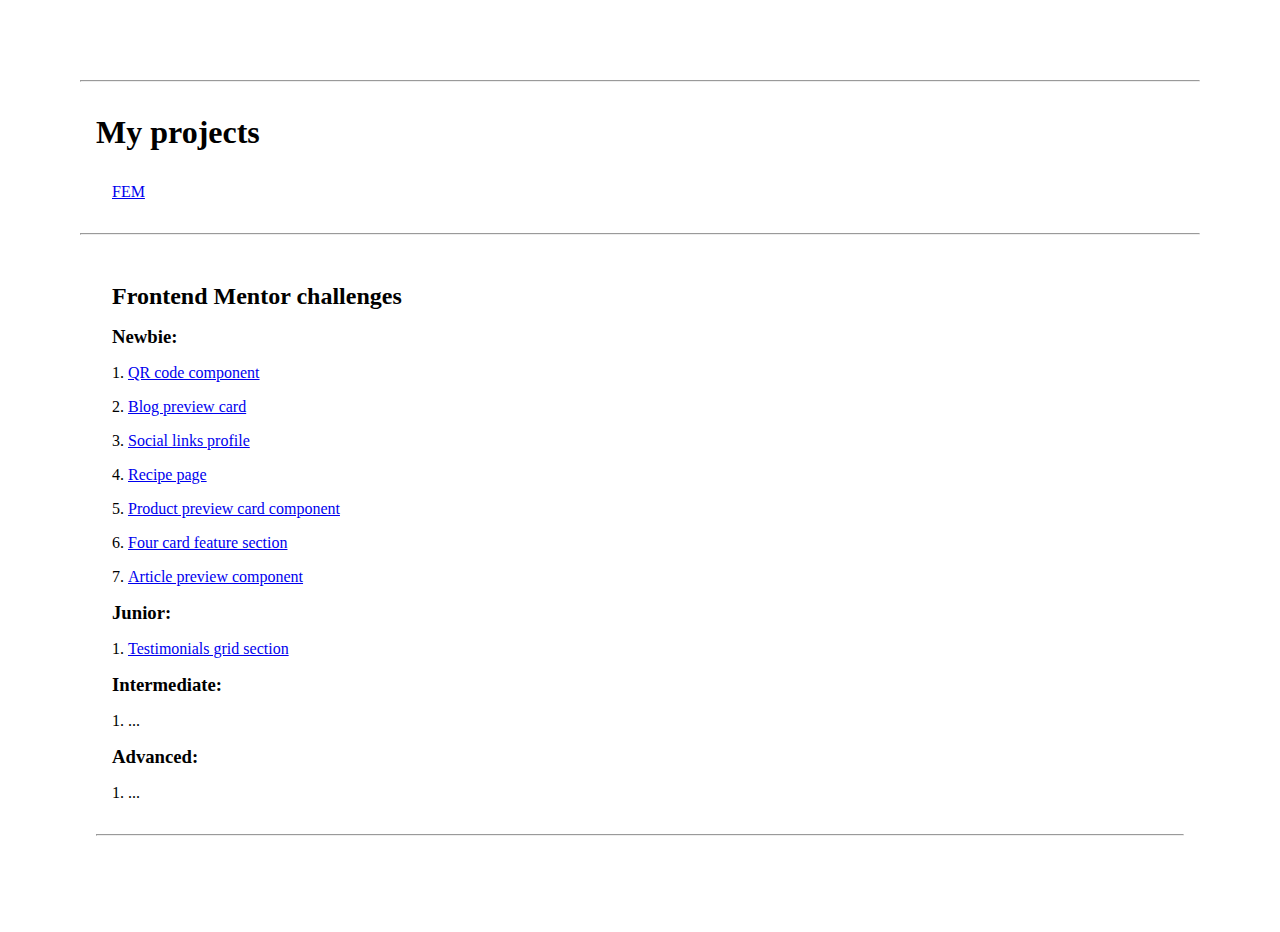
<file: index.html>
<!DOCTYPE html>
<html lang="en">
  <head>
    <meta charset="UTF-8" />
    <meta name="viewport" content="width=device-width, initial-scale=1.0" />
    <title>helenhapp</title>
    <link rel="stylesheet" href="styles.css" />
  </head>

  <body>
    <hr />

    <header>
      <h1>My projects</h1>
      <nav>
        <a href="#frontend-mentor">FEM</a>
      </nav>
    </header>

    <hr />

    <main>
      <section id="frontend-mentor">
        <h2>Frontend Mentor challenges</h2>
        <h3>Newbie:</h3>
        <ol>
          <li>
            <a href="frontend-mentor/newbie/qr-code-component-main/index.html"
              >QR code component</a
            >
          </li>
          <li>
            <a href="frontend-mentor/newbie/blog-preview-card-main/index.html"
              >Blog preview card</a
            >
          </li>
          <li>
            <a
              href="frontend-mentor/newbie/social-links-profile-main/index.html"
              >Social links profile</a
            >
          </li>
          <li>
            <a href="frontend-mentor/newbie/recipe-page-main/index.html"
              >Recipe page</a
            >
          </li>
          <li>
            <a
              href="frontend-mentor/newbie/product-preview-card-component-main/index.html"
              >Product preview card component</a
            >
          </li>
          <li>
            <a
              href="frontend-mentor/newbie/four-card-feature-section-master/index.html"
              >Four card feature section</a
            >
          </li>
          <li>
            <a
              href="frontend-mentor\newbie\article-preview-component-master\index.html"
              >Article preview component</a
            >
          </li>
        </ol>

        <h3>Junior:</h3>
        <ol>
          <li>
            <a
              href="frontend-mentor/junior/testimonials-grid-section-main/index.html"
              >Testimonials grid section</a
            >
          </li>
        </ol>

        <h3>Intermediate:</h3>
        <ol>
          <li>...</li>
        </ol>

        <h3>Advanced:</h3>
        <ol>
          <li>...</li>
        </ol>
      </section>

      <hr />
    </main>
  </body>
</html>
</file>
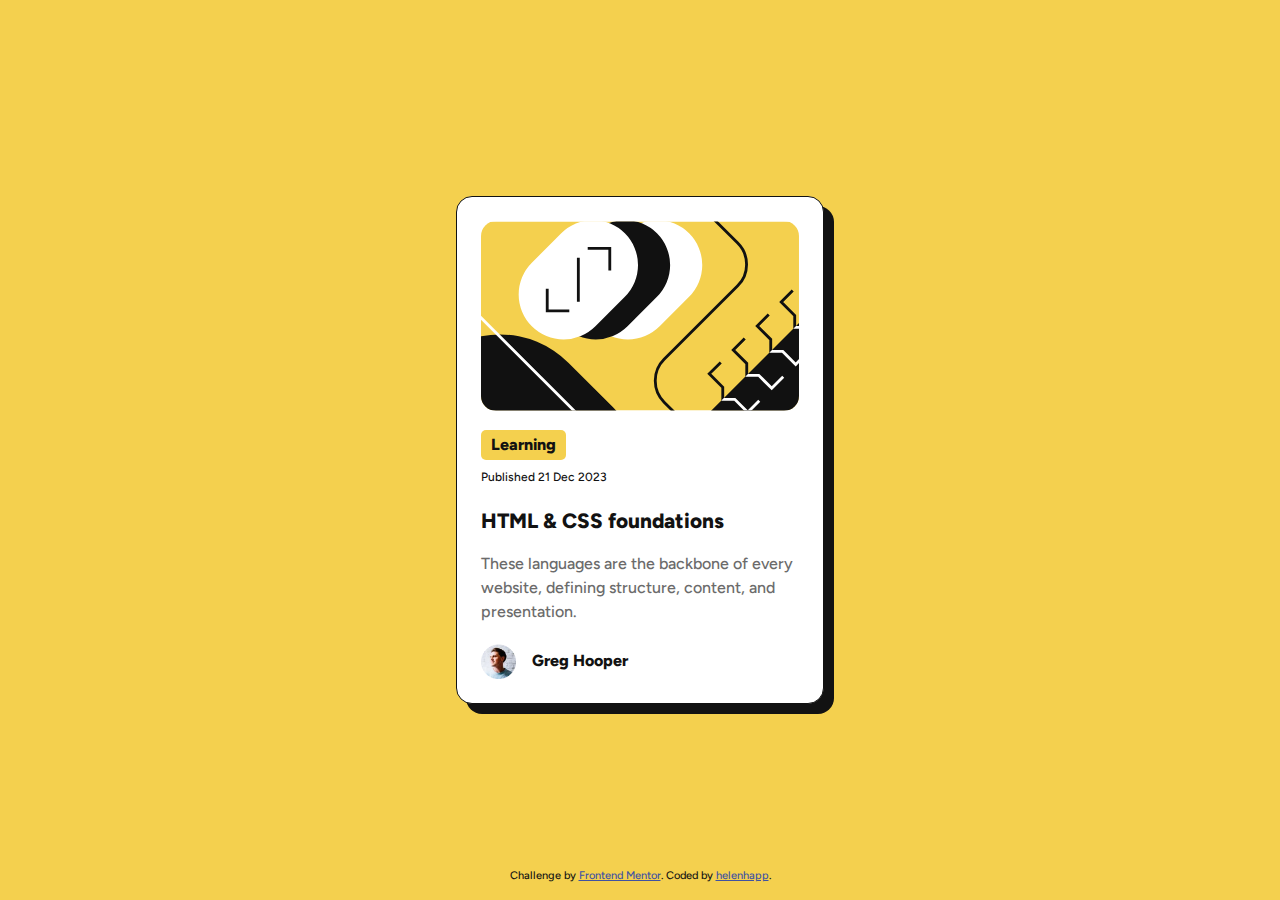
<file: blog-preview-card-main/index.html>
<!DOCTYPE html>
<html lang="en">
  <head>
    <meta charset="UTF-8" />
    <meta name="viewport" content="width=device-width, initial-scale=1.0" />

    <link
      rel="icon"
      type="image/png"
      sizes="32x32"
      href="./assets/images/favicon-32x32.png"
    />

    <title>Frontend Mentor | Blog preview card</title>
    <link rel="stylesheet" href="styles.css" />
  </head>

  <body>
    <main>
      <section class="card">
        <div class="illustration">
          <img src="assets/images/illustration-article.svg" alt="" />
        </div>

        <div class="info">
          <p class="category">Learning</p>
          <p class="published">Published 21 Dec 2023</p>
        </div>

        <div class="text">
          <a href="#">
            <h1>HTML & CSS foundations</h1>
          </a>
          <p>
            These languages are the backbone of every website, defining
            structure, content, and presentation.
          </p>
        </div>

        <div class="avatar-name">
          <img src="assets/images/image-avatar.webp" alt="" />
          <p>Greg Hooper</p>
        </div>
      </section>
    </main>

    <footer class="attribution">
      Challenge by
      <a href="https://www.frontendmentor.io?ref=challenge" target="_blank"
        >Frontend Mentor</a
      >. Coded by
      <a href="https://www.frontendmentor.io/profile/helenhapp">helenhapp</a>.
    </footer>
  </body>
</html>
</file>
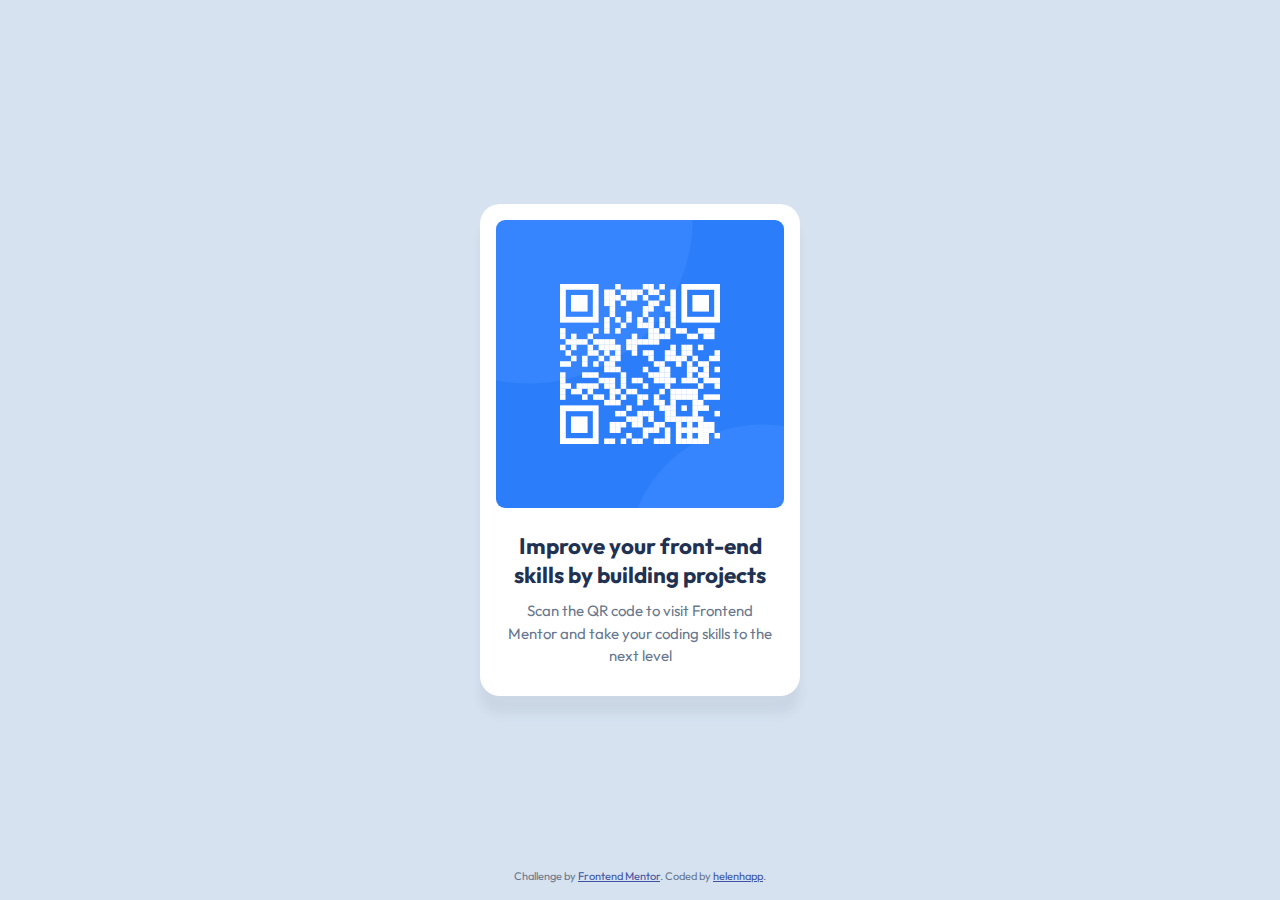
<file: qr-code-component-main/index.html>
<!DOCTYPE html>
<html lang="en">
  <head>
    <meta charset="UTF-8" />
    <meta name="viewport" content="width=device-width, initial-scale=1.0" />
    <link
      rel="icon"
      type="image/png"
      sizes="32x32"
      href="./images/favicon-32x32.png"
    />
    <title>Frontend Mentor | QR code component</title>
    <link rel="stylesheet" href="style.css" />

    <link rel="preconnect" href="https://fonts.googleapis.com" />
    <link rel="preconnect" href="https://fonts.gstatic.com" crossorigin />
    <link
      href="https://fonts.googleapis.com/css2?family=Outfit:wght@100..900&display=swap"
      rel="stylesheet"
    />
  </head>

  <body>
    <main>
      <div class="container">
        <div class="image">
          <img src="images/image-qr-code.png" alt="QR code" />
        </div>
        <div class="text">
          <h1>Improve your front-end skills by building projects</h1>
          <p>
            Scan the QR code to visit Frontend Mentor and take your coding
            skills to the next level
          </p>
        </div>
      </div>
    </main>

    <footer class="attribution">
      Challenge by
      <a href="https://www.frontendmentor.io/home" target="_blank"
        >Frontend Mentor</a
      >. Coded by
      <a href="https://www.frontendmentor.io/profile/helenhapp" target="_blank"
        >helenhapp</a
      >.
    </footer>
  </body>
</html>
</file>
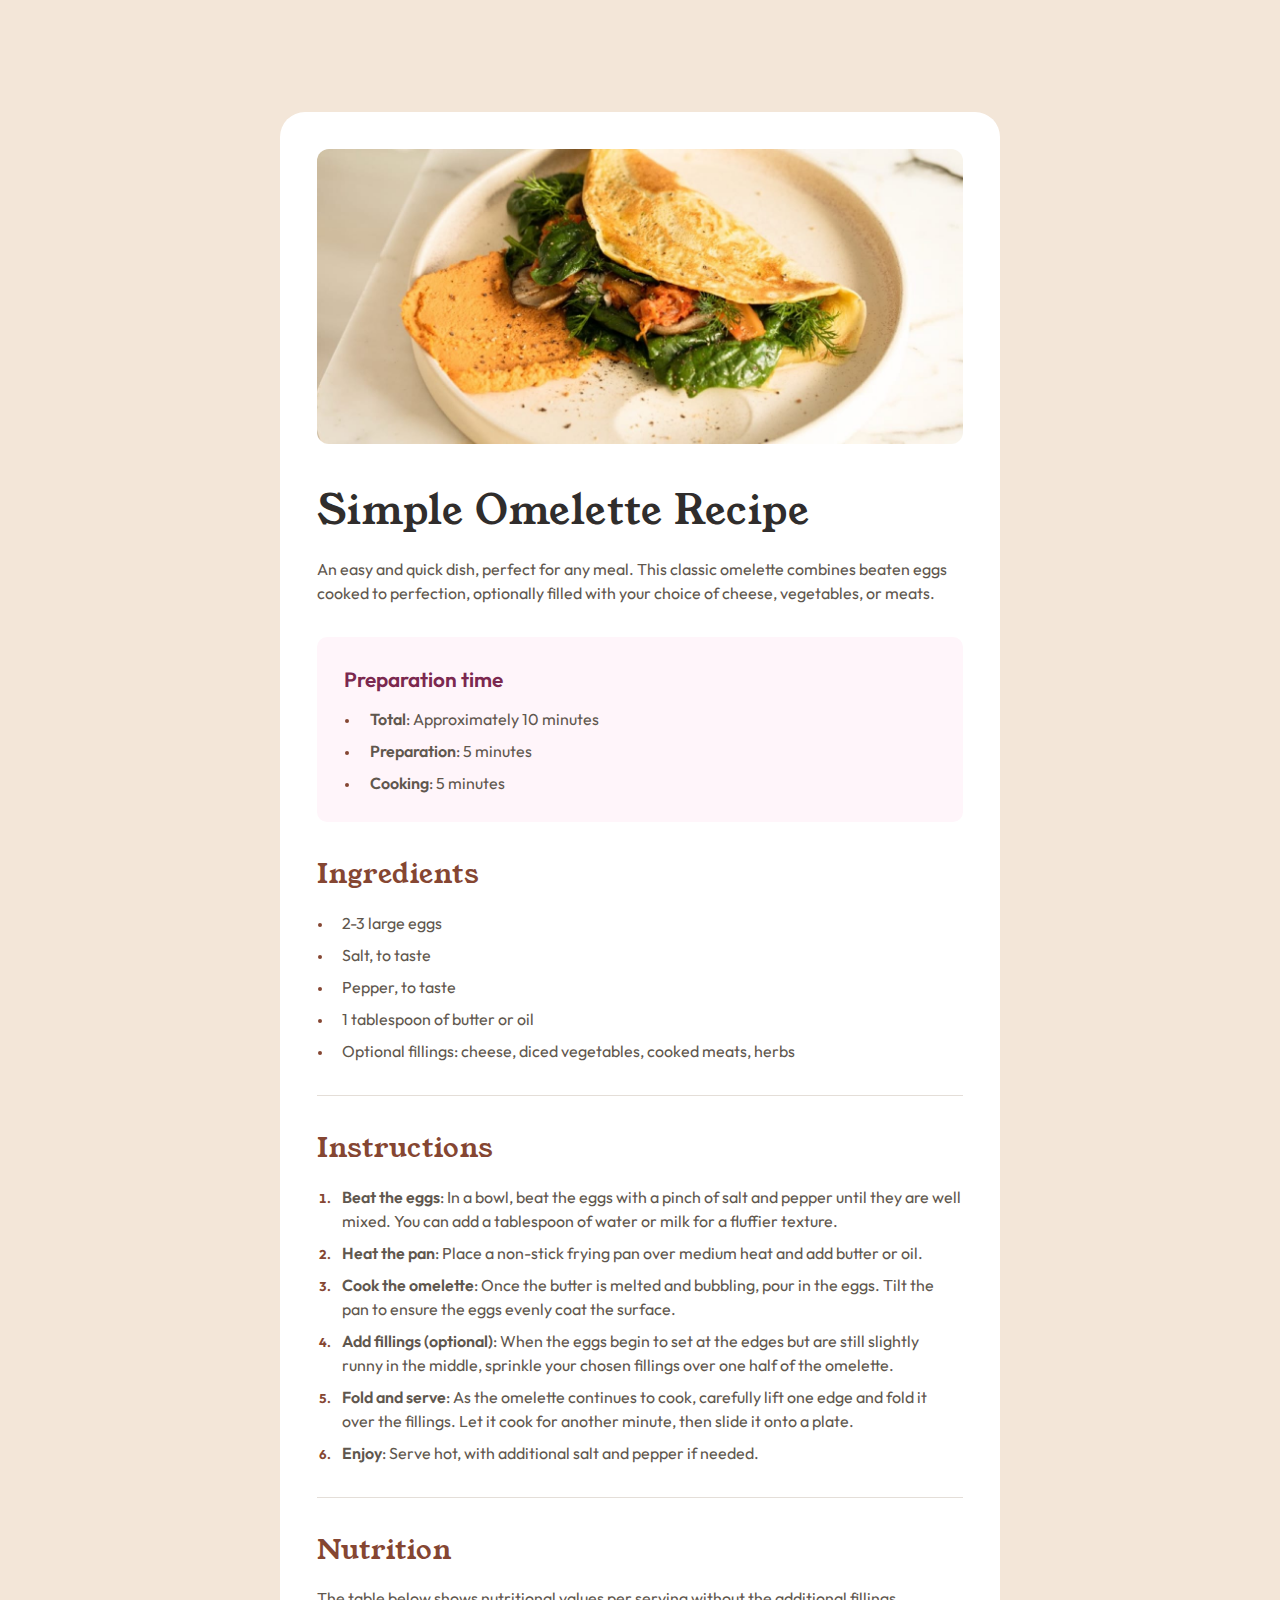
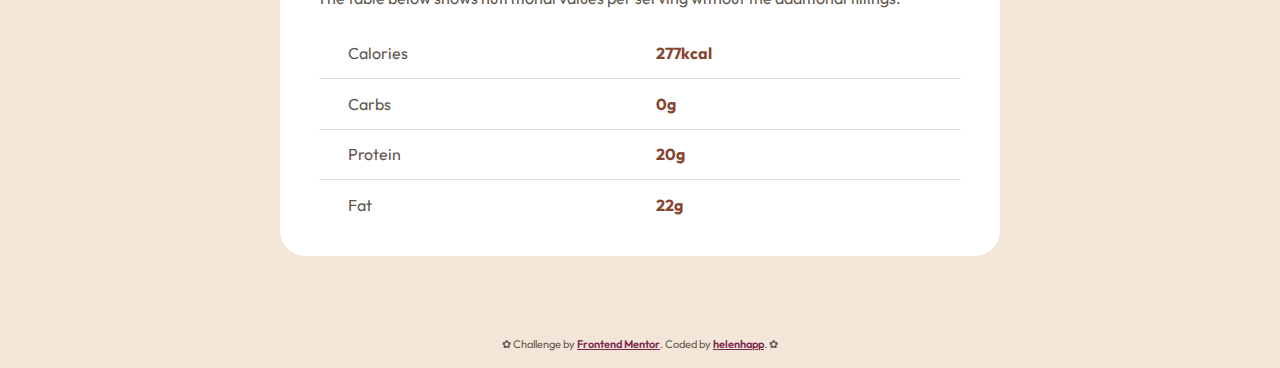
<file: recipe-page-main/index.html>
<!DOCTYPE html>
<html lang="en">
  <head>
    <meta charset="UTF-8" />
    <meta name="viewport" content="width=device-width, initial-scale=1.0" />

    <link
      rel="icon"
      type="image/png"
      sizes="32x32"
      href="./assets/images/favicon-32x32.png"
    />

    <title>Frontend Mentor | Recipe page</title>
    <link rel="stylesheet" href="styles.css" />
  </head>

  <body>
    <main>
      <header>
        <img
          src="assets/images/image-omelette.jpeg"
          alt="an omelette served on a plate"
        />
      </header>

      <article class="content">
        <section id="description">
          <h1>Simple Omelette Recipe</h1>
          <p>
            An easy and quick dish, perfect for any meal. This classic omelette
            combines beaten eggs cooked to perfection, optionally filled with
            your choice of cheese, vegetables, or meats.
          </p>
          <section class="prep-time">
            <p>Preparation time</p>
            <ul>
              <li><span class="bold">Total</span>: Approximately 10 minutes</li>
              <li><span class="bold">Preparation</span>: 5 minutes</li>
              <li><span class="bold">Cooking</span>: 5 minutes</li>
            </ul>
          </section>
        </section>

        <section id="ingredients">
          <h2>Ingredients</h2>
          <ul>
            <li>2-3 large eggs</li>
            <li>Salt, to taste</li>
            <li>Pepper, to taste</li>
            <li>1 tablespoon of butter or oil</li>
            <li>
              Optional fillings: cheese, diced vegetables, cooked meats, herbs
            </li>
          </ul>
        </section>

        <hr class="divider" />

        <section id="instructions">
          <h2>Instructions</h2>
          <ol>
            <li>
              <span class="bold">Beat the eggs</span>: In a bowl, beat the eggs
              with a pinch of salt and pepper until they are well mixed. You can
              add a tablespoon of water or milk for a fluffier texture.
            </li>
            <li>
              <span class="bold">Heat the pan</span>: Place a non-stick frying
              pan over medium heat and add butter or oil.
            </li>
            <li>
              <span class="bold">Cook the omelette</span>: Once the butter is
              melted and bubbling, pour in the eggs. Tilt the pan to ensure the
              eggs evenly coat the surface.
            </li>
            <li>
              <span class="bold">Add fillings (optional)</span>: When the eggs
              begin to set at the edges but are still slightly runny in the
              middle, sprinkle your chosen fillings over one half of the
              omelette.
            </li>
            <li>
              <span class="bold">Fold and serve</span>: As the omelette
              continues to cook, carefully lift one edge and fold it over the
              fillings. Let it cook for another minute, then slide it onto a
              plate.
            </li>
            <li>
              <span class="bold">Enjoy</span>: Serve hot, with additional salt
              and pepper if needed.
            </li>
          </ol>
        </section>

        <hr class="divider" />

        <section id="nutrition">
          <h2>Nutrition</h2>
          <p>
            The table below shows nutritional values per serving without the
            additional fillings.
          </p>

          <table>
            <tr class="divider">
              <th>Calories</th>
              <td>277kcal</td>
            </tr>
            <tr class="divider">
              <th>Carbs</th>
              <td>0g</td>
            </tr>
            <tr class="divider">
              <th>Protein</th>
              <td>20g</td>
            </tr>
            <tr>
              <th>Fat</th>
              <td>22g</td>
            </tr>
          </table>
        </section>
      </article>
    </main>

    <footer class="attribution">
      ✿ Challenge by
      <a href="https://www.frontendmentor.io?ref=challenge" target="_blank"
        >Frontend Mentor</a
      >. Coded by
      <a href="https://www.frontendmentor.io/profile/helenhapp">helenhapp</a>. ✿
    </footer>
  </body>
</html>
</file>
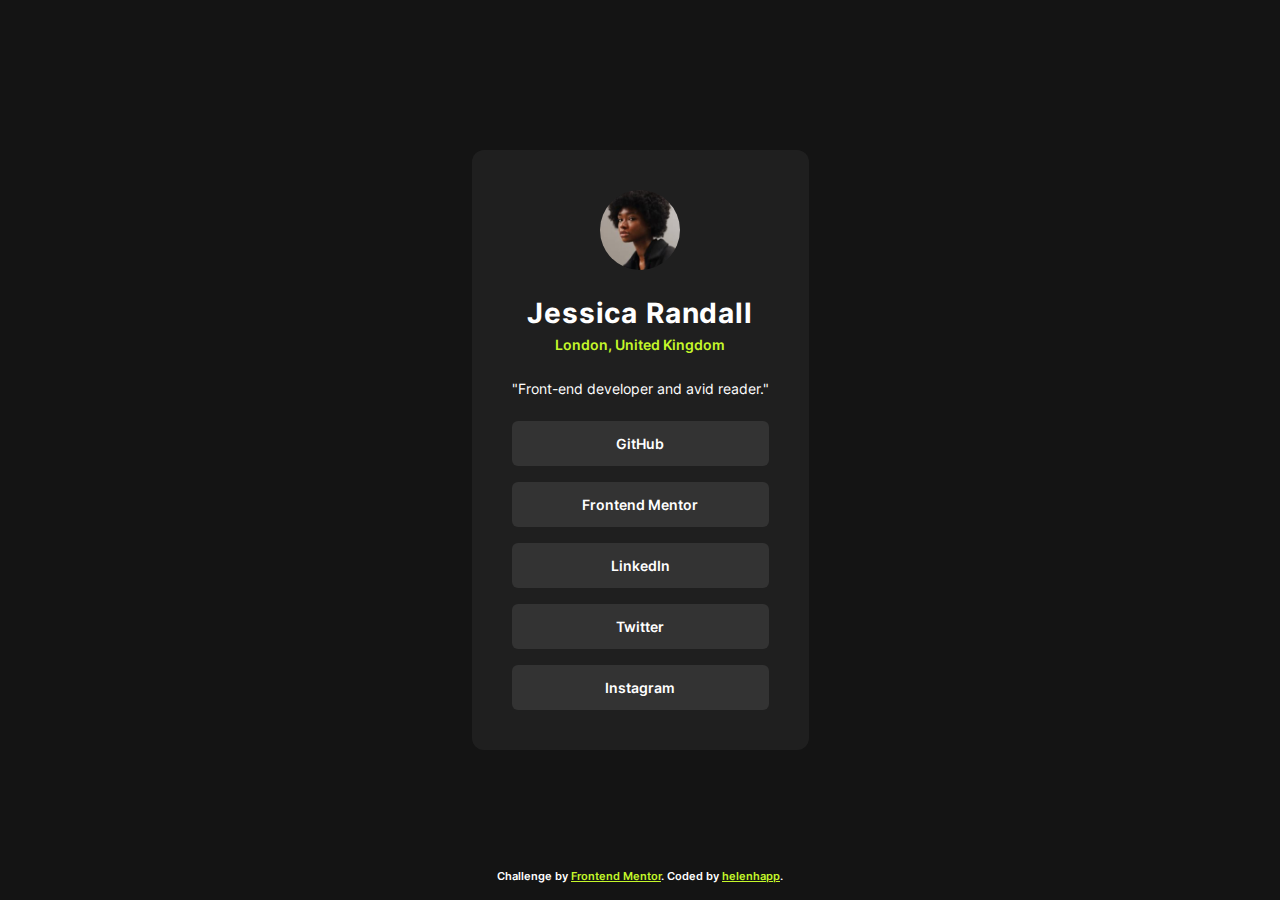
<file: social-links-profile-main/index.html>
<!DOCTYPE html>
<html lang="en">
  <head>
    <meta charset="UTF-8" />
    <meta name="viewport" content="width=device-width, initial-scale=1.0" />

    <link
      rel="icon"
      type="image/png"
      sizes="32x32"
      href="./assets/images/favicon-32x32.png"
    />

    <title>Frontend Mentor | Social links profile</title>
    <link rel="stylesheet" href="styles.css" />
  </head>

  <body>
    <main>
      <section class="card">
        <div class="avatar">
          <img src="assets/images/avatar-jessica.jpeg" alt="person" />
        </div>

        <div class="main-info">
          <h1 class="name">Jessica Randall</h1>
          <p class="location">London, United Kingdom</p>
        </div>

        <div class="extra-info">
          <p>"Front-end developer and avid reader."</p>
        </div>

        <div class="links">
          <a href="#" target="_blank">GitHub</a>
          <a href="#" target="_blank">Frontend Mentor</a>
          <a href="#" target="_blank">LinkedIn</a>
          <a href="#" target="_blank">Twitter</a>
          <a href="#" target="_blank">Instagram</a>
        </div>
      </section>
    </main>

    <footer class="attribution">
      Challenge by
      <a href="https://www.frontendmentor.io?ref=challenge" target="_blank"
        >Frontend Mentor</a
      >. Coded by
      <a href="https://www.frontendmentor.io/profile/helenhapp" target="_blank"
        >helenhapp</a
      >.
    </footer>
  </body>
</html>
</file>
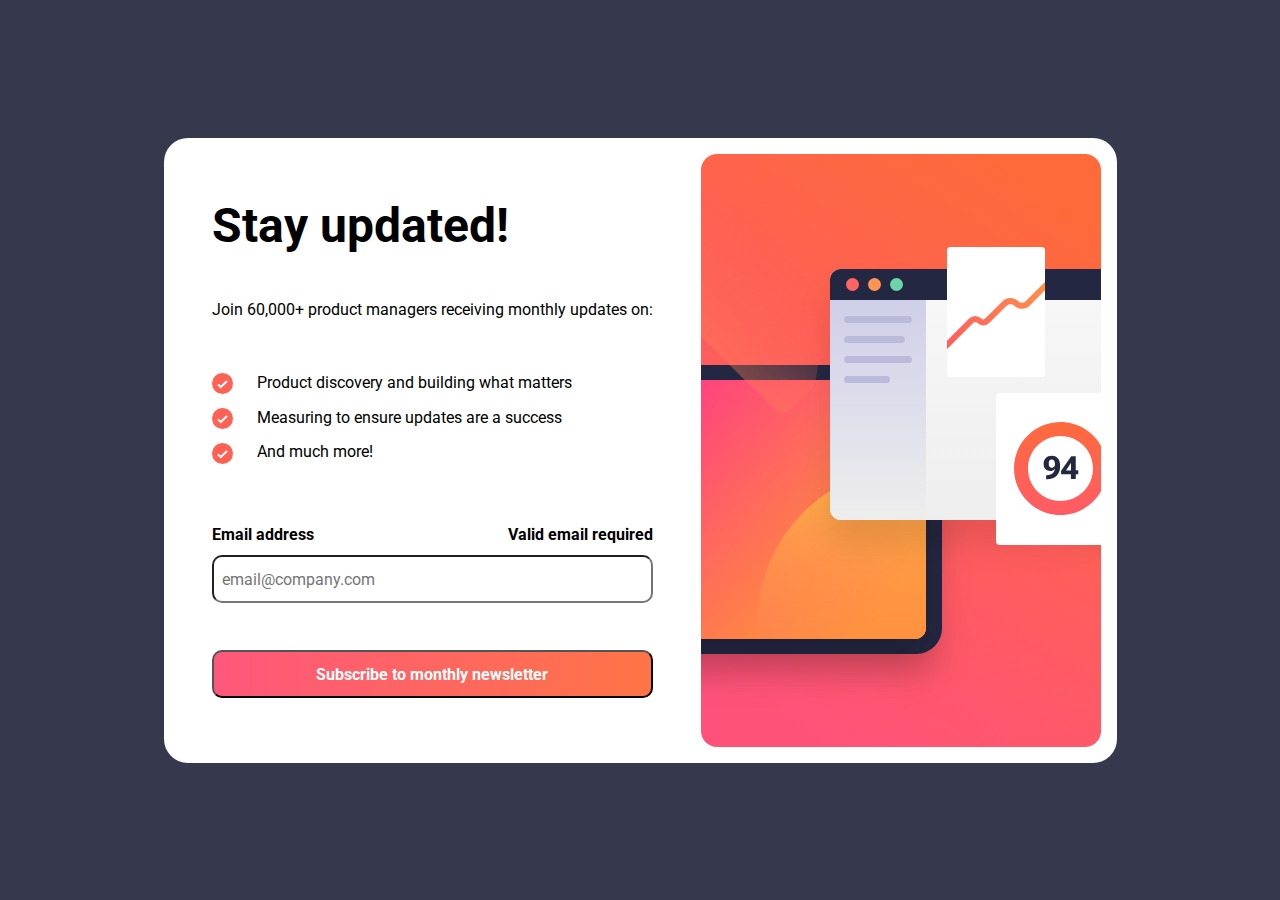
<file: frontend-mentor/junior/newsletter-sign-up-with-success-message-main/index.html>
<!DOCTYPE html>
<html lang="en">
  <head>
    <meta charset="UTF-8" />
    <meta name="viewport" content="width=device-width, initial-scale=1.0" />

    <link
      rel="icon"
      type="image/png"
      sizes="32x32"
      href="./assets/images/favicon-32x32.png"
    />

    <title>
      Frontend Mentor | Newsletter sign-up form with success message
    </title>
    <link rel="stylesheet" href="./styles.css" />

    <link rel="preconnect" href="https://fonts.googleapis.com" />
    <link rel="preconnect" href="https://fonts.gstatic.com" crossorigin />
    <link
      href="https://fonts.googleapis.com/css2?family=Roboto:ital,wght@0,100;0,300;0,400;0,500;0,700;0,900;1,100;1,300;1,400;1,500;1,700;1,900&display=swap"
      rel="stylesheet"
    />

    <!-- <style>
      .attribution {
        font-size: 11px;
        text-align: center;
      }
      .attribution a {
        color: hsl(228, 45%, 44%);
      }
    </style> -->
  </head>

  <body>
    <main>
      <h1 class="sr-only">Stay updated!</h1>

      <!-- Sign-up form start -->

      <form action="">
        <header>
          <picture>
            <source
              srcset="./assets/images/illustration-sign-up-desktop.svg"
              media="(min-width: 40rem)"
            />
            <img src="./assets/images/illustration-sign-up-mobile.svg" alt="" />
          </picture>
        </header>

        <section>
          <h2>Stay updated!</h2>
          <p>Join 60,000+ product managers receiving monthly updates on:</p>
          <ul>
            <li>Product discovery and building what matters</li>
            <li>Measuring to ensure updates are a success</li>
            <li>And much more!</li>
          </ul>

          <div class="email-input">
            <div class="input-guides">
              <p>Email address</p>
              <p>Valid email required</p>
            </div>
            <input type="email" placeholder="email@company.com" />
          </div>

          <button>Subscribe to monthly newsletter</button>
        </section>
      </form>

      <!-- Sign-up form end -->

      <!-- Success message start -->

      <section style="display: none">
        <img src="./assets/images/icon-success.svg" alt="" />
        <h2>Thanks for subscribing!</h2>
        <p>
          A confirmation email has been sent to
          <span>ash@loremcompany.com</span>. Please open it and click the button
          inside to confirm your subscription.
        </p>
        <button>Dismiss message</button>
      </section>

      <!-- Success message end -->
    </main>

    <!-- <footer class="attribution">
    Challenge by <a href="https://www.frontendmentor.io?ref=challenge" target="_blank">Frontend Mentor</a>. 
    Coded by <a href="#">Your Name Here</a>.
    </footer> -->
  </body>
</html>
</file>
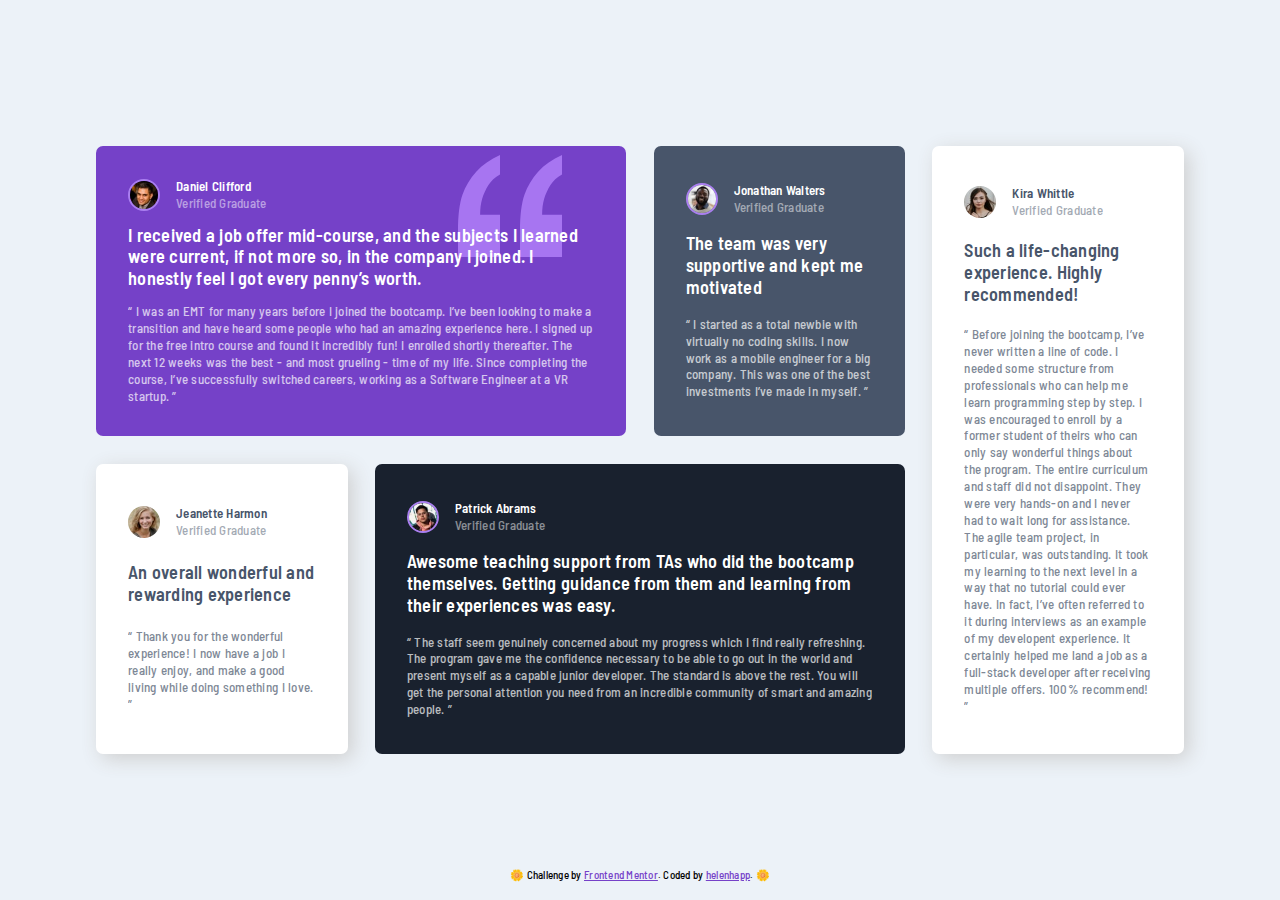
<file: frontend-mentor/junior/testimonials-grid-section-main/index.html>
<!DOCTYPE html>
<html lang="en">
  <head>
    <meta charset="UTF-8" />
    <meta name="viewport" content="width=device-width, initial-scale=1.0" />

    <link
      rel="icon"
      type="image/png"
      sizes="32x32"
      href="./images/favicon-32x32.png"
    />

    <title>Frontend Mentor | Testimonials grid section</title>
    <link rel="stylesheet" href="styles.css" />

    <link rel="preconnect" href="https://fonts.googleapis.com" />
    <link rel="preconnect" href="https://fonts.gstatic.com" crossorigin />
    <link
      href="https://fonts.googleapis.com/css2?family=Barlow+Semi+Condensed:ital,wght@0,100;0,200;0,300;0,400;0,500;0,600;0,700;0,800;0,900;1,100;1,200;1,300;1,400;1,500;1,600;1,700;1,800;1,900&display=swap"
      rel="stylesheet"
    />
  </head>

  <body>
    <main class="cards">
      <h1 class="sr-only">
        Frontend Mentor "Testimonials grid section" challenge solution by
        helenhapp
      </h1>

      <div class="card one dark-card">
        <div class="flex">
          <img src="images/image-daniel.jpg" alt="user avatar" />
          <p>
            <span class="name bold">Daniel Clifford</span>
            <span class="low-opacity">Verified Graduate</span>
          </p>
        </div>

        <p class="bold large">
          I received a job offer mid-course, and the subjects I learned were
          current, if not more so, in the company I joined. I honestly feel I
          got every penny’s worth.
        </p>
        <blockquote class="medium-opacity">
          “ I was an EMT for many years before I joined the bootcamp. I’ve been
          looking to make a transition and have heard some people who had an
          amazing experience here. I signed up for the free intro course and
          found it incredibly fun! I enrolled shortly thereafter. The next 12
          weeks was the best - and most grueling - time of my life. Since
          completing the course, I’ve successfully switched careers, working as
          a Software Engineer at a VR startup. ”
        </blockquote>
      </div>

      <div class="card two dark-card">
        <div class="flex">
          <img src="images/image-jonathan.jpg" alt="user avatar" />
          <p>
            <span class="name bold">Jonathan Walters</span>
            <span class="low-opacity">Verified Graduate</span>
          </p>
        </div>

        <p class="bold large">
          The team was very supportive and kept me motivated
        </p>
        <blockquote class="medium-opacity">
          “ I started as a total newbie with virtually no coding skills. I now
          work as a mobile engineer for a big company. This was one of the best
          investments I’ve made in myself. ”
        </blockquote>
      </div>

      <div class="card three light-card">
        <div class="flex">
          <img src="images/image-jeanette.jpg" alt="user avatar" />
          <p>
            <span class="name bold">Jeanette Harmon</span>
            <span class="low-opacity">Verified Graduate</span>
          </p>
        </div>

        <p class="bold large">An overall wonderful and rewarding experience</p>
        <blockquote class="medium-opacity">
          “ Thank you for the wonderful experience! I now have a job I really
          enjoy, and make a good living while doing something I love. ”
        </blockquote>
      </div>

      <div class="card four dark-card">
        <div class="flex">
          <img src="images/image-patrick.jpg" alt="user avatar" />
          <p>
            <span class="name bold">Patrick Abrams</span>
            <span class="low-opacity">Verified Graduate</span>
          </p>
        </div>

        <p class="bold large">
          Awesome teaching support from TAs who did the bootcamp themselves.
          Getting guidance from them and learning from their experiences was
          easy.
        </p>
        <blockquote class="medium-opacity">
          “ The staff seem genuinely concerned about my progress which I find
          really refreshing. The program gave me the confidence necessary to be
          able to go out in the world and present myself as a capable junior
          developer. The standard is above the rest. You will get the personal
          attention you need from an incredible community of smart and amazing
          people. ”
        </blockquote>
      </div>

      <div class="card five light-card">
        <div class="flex">
          <img src="images/image-kira.jpg" alt="user avatar" />
          <p>
            <span class="name bold">Kira Whittle</span>
            <span class="low-opacity">Verified Graduate</span>
          </p>
        </div>

        <p class="bold large">
          Such a life-changing experience. Highly recommended!
        </p>
        <blockquote class="medium-opacity">
          “ Before joining the bootcamp, I’ve never written a line of code. I
          needed some structure from professionals who can help me learn
          programming step by step. I was encouraged to enroll by a former
          student of theirs who can only say wonderful things about the program.
          The entire curriculum and staff did not disappoint. They were very
          hands-on and I never had to wait long for assistance. The agile team
          project, in particular, was outstanding. It took my learning to the
          next level in a way that no tutorial could ever have. In fact, I’ve
          often referred to it during interviews as an example of my developent
          experience. It certainly helped me land a job as a full-stack
          developer after receiving multiple offers. 100% recommend! ”
        </blockquote>
      </div>
    </main>

    <footer class="attribution">
      🌼 Challenge by
      <a href="https://www.frontendmentor.io?ref=challenge" target="_blank"
        >Frontend Mentor</a
      >. Coded by
      <a href="https://www.frontendmentor.io/profile/helenhapp">helenhapp</a>.
      🌼
    </footer>
  </body>
</html>
</file>
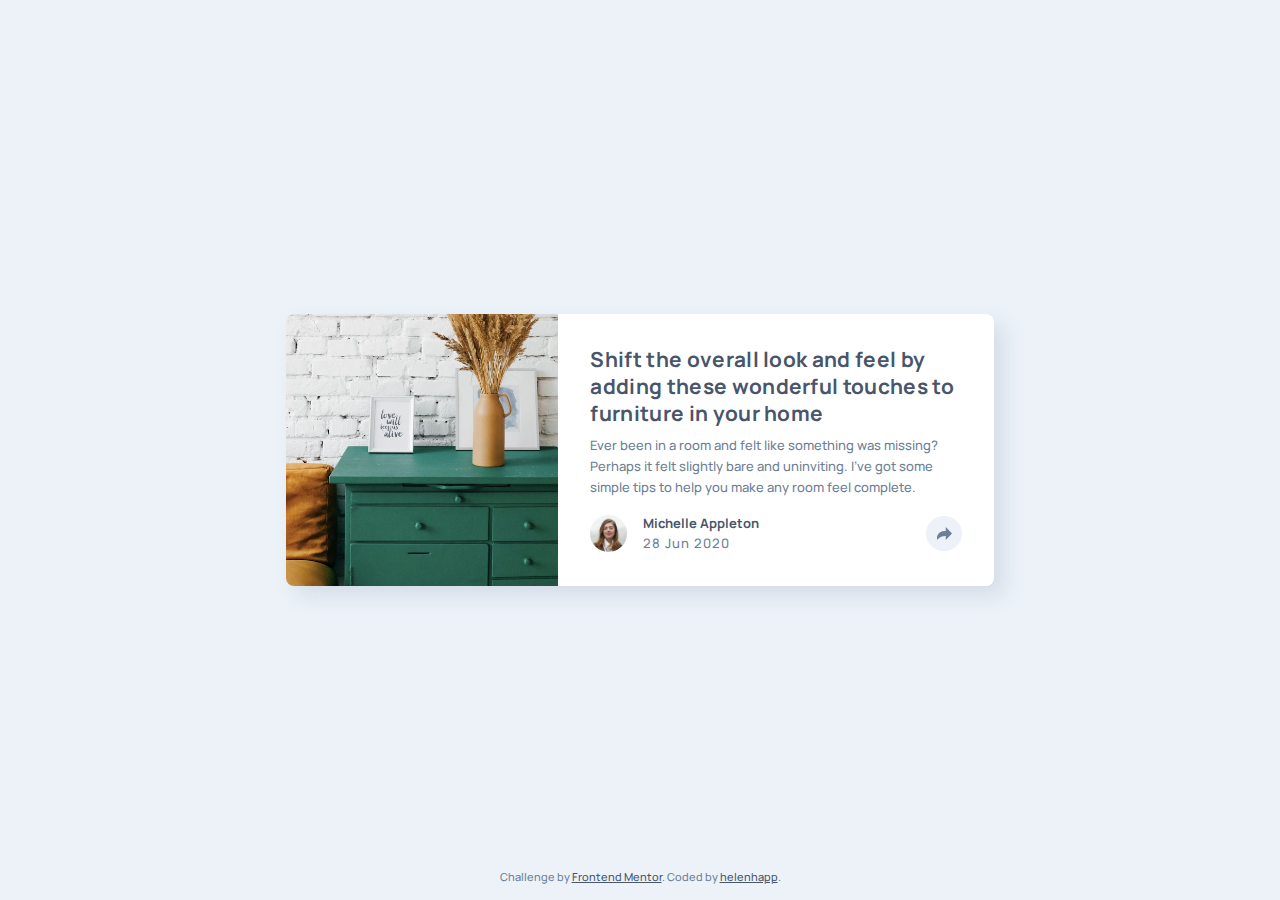
<file: frontend-mentor/newbie/article-preview-component-master/index.html>
<!DOCTYPE html>
<html lang="en">
  <head>
    <meta charset="UTF-8" />
    <meta name="viewport" content="width=device-width, initial-scale=1.0" />

    <link
      rel="icon"
      type="image/png"
      sizes="32x32"
      href="./images/favicon-32x32.png"
    />

    <title>Frontend Mentor | Article preview component</title>
    <link rel="stylesheet" href="./styles/reset.css" />
    <link rel="stylesheet" href="./styles/mobile.css" />
    <link rel="stylesheet" href="./styles/media-queries.css" />

    <link rel="preconnect" href="https://fonts.googleapis.com" />
    <link rel="preconnect" href="https://fonts.gstatic.com" crossorigin />
    <link
      href="https://fonts.googleapis.com/css2?family=Manrope:wght@200..800&display=swap"
      rel="stylesheet"
    />

    <script defer src="./main.js"></script>
  </head>

  <body>
    <main>
      <h1 class="sr-only">Article preview component challenge</h1>

      <article class="article-preview">
        <header>
          <img src="./images/drawers.jpg" alt="dark green drawer" />
        </header>

        <div class="content">
          <section class="text">
            <h2>
              Shift the overall look and feel by adding these wonderful touches
              to furniture in your home
            </h2>
            <p>
              Ever been in a room and felt like something was missing? Perhaps
              it felt slightly bare and uninviting. I’ve got some simple tips to
              help you make any room feel complete.
            </p>
          </section>

          <footer>
            <figure class="author">
              <img
                class="avatar"
                src="./images/avatar-michelle.jpg"
                alt="woman with long hair"
              />
              <figcaption>
                <p class="name">Michelle Appleton</p>
                <time datetime="2020-06-28" class="date">28 Jun 2020</time>
              </figcaption>
            </figure>

            <button class="share">
              <img src="./images/icon-share.svg" alt="" />
            </button>

            <div class="share-links">
              <p>Share</p>

              <ul>
                <li>
                  <a href="#">
                    <img src="./images/icon-facebook.svg" alt="facebook icon" />
                  </a>
                </li>
                <li>
                  <a href="#">
                    <img src="./images/icon-twitter.svg" alt="twitter icon" />
                  </a>
                </li>
                <li>
                  <a href="#">
                    <img
                      src="./images/icon-pinterest.svg"
                      alt="pinterest icon"
                    />
                  </a>
                </li>
              </ul>
            </div>
          </footer>
        </div>
      </article>
    </main>

    <footer class="attribution">
      Challenge by
      <a href="https://www.frontendmentor.io?ref=challenge" target="_blank"
        >Frontend Mentor</a
      >. Coded by
      <a href="https://www.frontendmentor.io/profile/helenhapp">helenhapp</a>.
    </footer>
  </body>
</html>
</file>
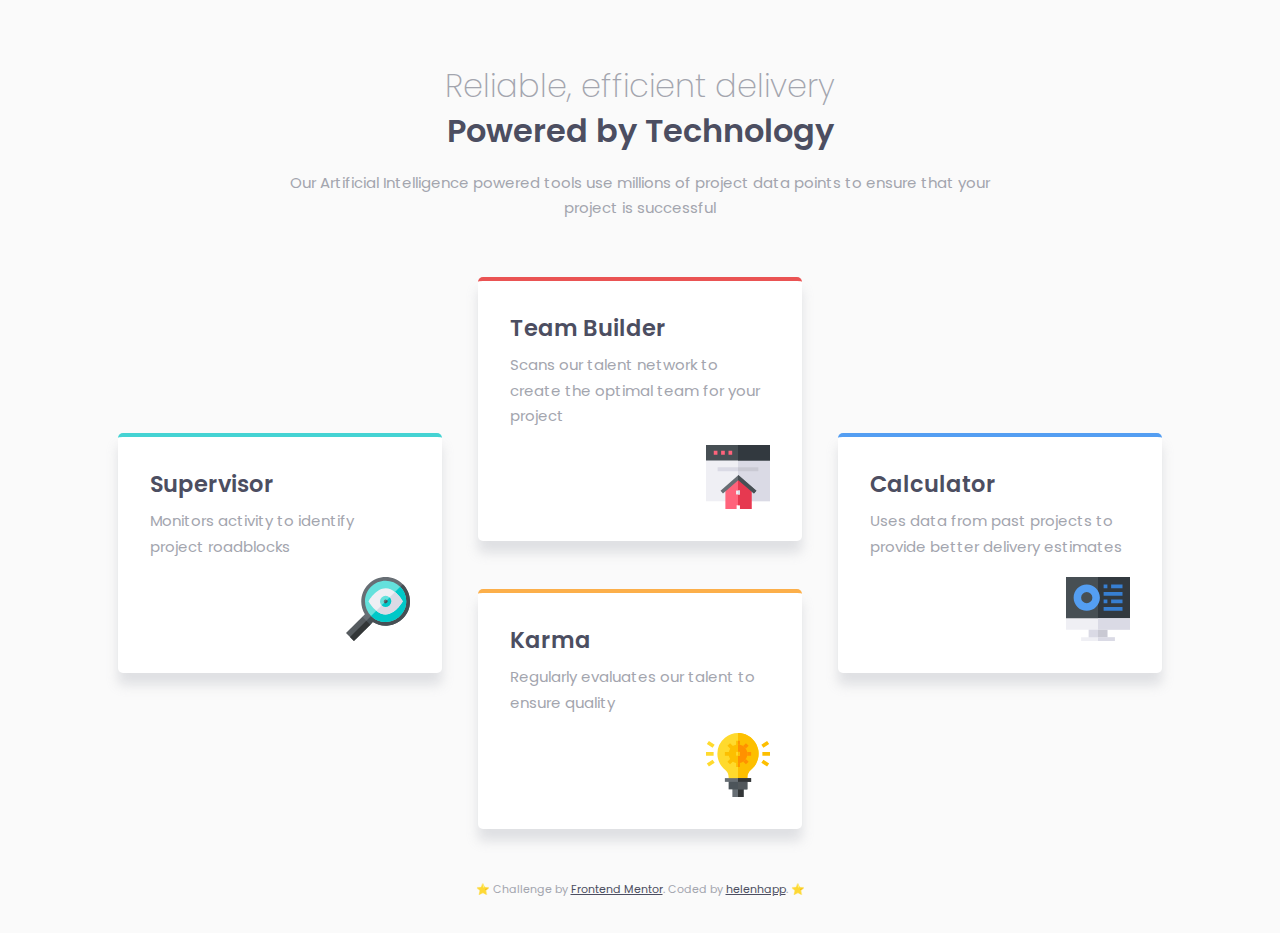
<file: frontend-mentor/newbie/four-card-feature-section-master/index.html>
<!DOCTYPE html>
<html lang="en">
  <head>
    <meta charset="UTF-8" />
    <meta name="viewport" content="width=device-width, initial-scale=1.0" />

    <link
      rel="icon"
      type="image/png"
      sizes="32x32"
      href="./images/favicon-32x32.png"
    />

    <title>Frontend Mentor | Four card feature section</title>
    <link rel="stylesheet" href="styles.css" />

    <link rel="preconnect" href="https://fonts.googleapis.com" />
    <link rel="preconnect" href="https://fonts.gstatic.com" crossorigin />
    <link
      href="https://fonts.googleapis.com/css2?family=Poppins:ital,wght@0,100;0,200;0,300;0,400;0,500;0,600;0,700;0,800;0,900;1,100;1,200;1,300;1,400;1,500;1,600;1,700;1,800;1,900&display=swap"
      rel="stylesheet"
    />
  </head>

  <body>
    <main>
      <section class="intro-text">
        <h1>
          <span>Reliable, efficient delivery</span>
          Powered by Technology
        </h1>
        <p>
          Our Artificial Intelligence powered tools use millions of project data
          points to ensure that your project is successful
        </p>
      </section>

      <section class="cards">
        <div class="column">
          <div class="card one">
            <div>
              <h2>Supervisor</h2>
              <p>Monitors activity to identify project roadblocks</p>
            </div>
            <img src="images/icon-supervisor.svg" alt="magnifying glass" />
          </div>
        </div>

        <div class="column">
          <div class="card two">
            <div>
              <h2>Team Builder</h2>
              <p>
                Scans our talent network to create the optimal team for your
                project
              </p>
            </div>
            <img src="images/icon-team-builder.svg" alt="house" />
          </div>

          <div class="card three">
            <div>
              <h2>Karma</h2>
              <p>Regularly evaluates our talent to ensure quality</p>
            </div>
            <img src="images/icon-karma.svg" alt="light bulb" />
          </div>
        </div>

        <div class="column">
          <div class="card four">
            <div>
              <h2>Calculator</h2>
              <p>
                Uses data from past projects to provide better delivery
                estimates
              </p>
            </div>
            <img src="images/icon-calculator.svg" alt="computer screen" />
          </div>
        </div>
      </section>
    </main>

    <footer>
      <p class="attribution">
        ⭐ Challenge by
        <a href="https://www.frontendmentor.io?ref=challenge" target="_blank"
          >Frontend Mentor</a
        >. Coded by
        <a href="https://www.frontendmentor.io/profile/helenhapp">helenhapp</a>.
        ⭐
      </p>
    </footer>
  </body>
</html>
</file>
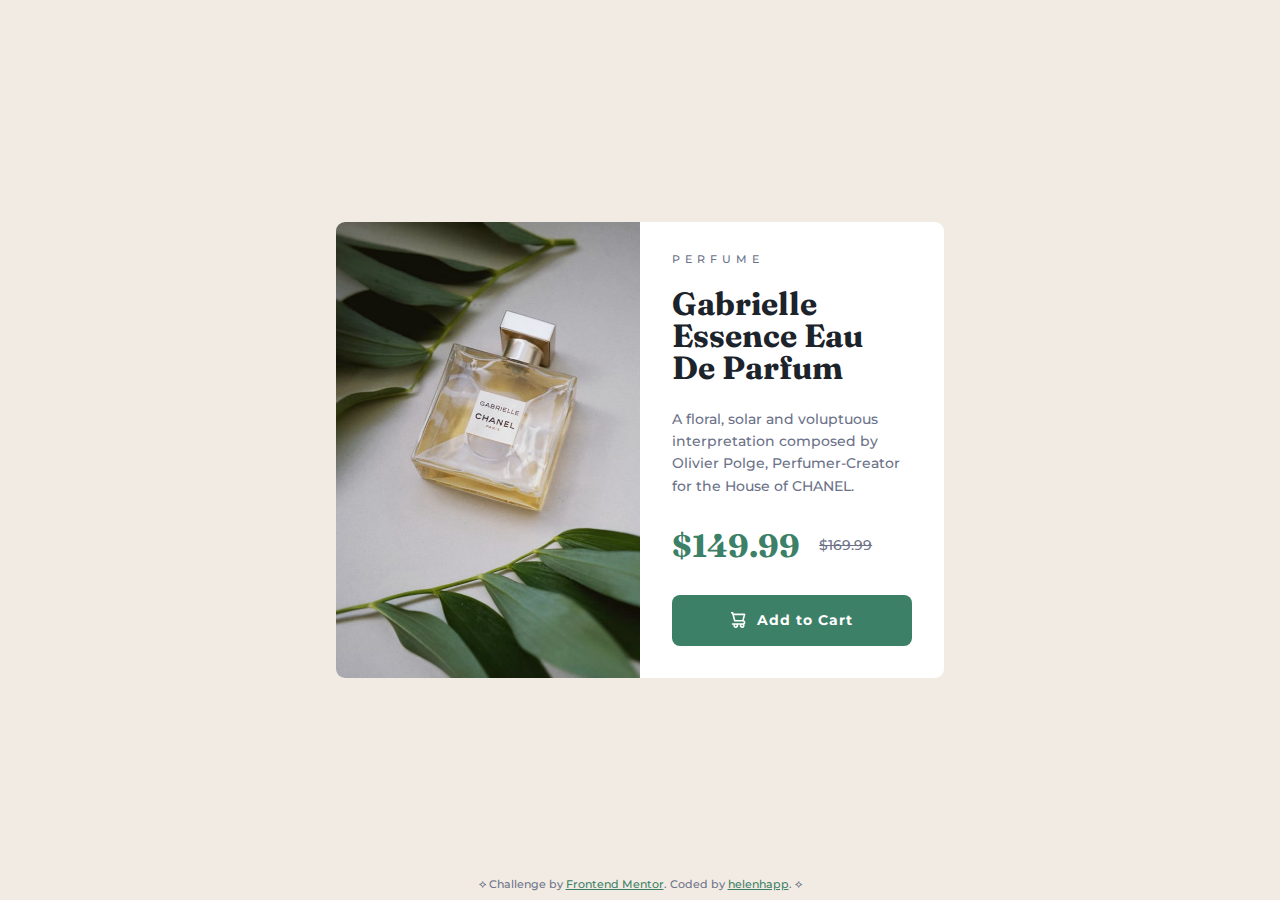
<file: frontend-mentor/newbie/product-preview-card-component-main/index.html>
<!DOCTYPE html>
<html lang="en">
  <head>
    <meta charset="UTF-8" />
    <meta name="viewport" content="width=device-width, initial-scale=1.0" />

    <link
      rel="icon"
      type="image/png"
      sizes="32x32"
      href="./images/favicon-32x32.png"
    />

    <title>Frontend Mentor | Product preview card component</title>
    <link rel="stylesheet" href="styles.css" />

    <link rel="preconnect" href="https://fonts.googleapis.com" />
    <link rel="preconnect" href="https://fonts.gstatic.com" crossorigin />
    <link
      href="https://fonts.googleapis.com/css2?family=Fraunces:ital,opsz,wght@0,9..144,700;1,9..144,700&family=Montserrat:ital,wght@0,100..900;1,100..900&display=swap"
      rel="stylesheet"
    />

    <link rel="preconnect" href="https://fonts.googleapis.com" />
    <link rel="preconnect" href="https://fonts.gstatic.com" crossorigin />
    <link
      href="https://fonts.googleapis.com/css2?family=Fraunces:ital,opsz,wght@0,9..144,700;1,9..144,700&family=Montserrat:ital,wght@0,100..900;1,100..900&display=swap"
      rel="stylesheet"
    />
  </head>

  <body>
    <main>
      <section class="card">
        <picture>
          <source
            srcset="images/image-product-desktop.jpg"
            media="(min-width: 44em)"
          />
          <img
            class="perfume-img"
            src="images/image-product-mobile.jpg"
            alt="perfume"
          />
        </picture>

        <div class="text">
          <p class="category">Perfume</p>
          <h1>Gabrielle Essence Eau De Parfum</h1>
          <p>
            A floral, solar and voluptuous interpretation composed by Olivier
            Polge, Perfumer-Creator for the House of CHANEL.
          </p>
          <div class="prices">
            <p class="new-price">
              <span class="visually-hidden">Original price:</span>
              $149.99
            </p>
            <p class="old-price">
              <span class="visually-hidden">Original price:</span>
              <s>$169.99</s>
            </p>
          </div>
          <button>
            <svg width="15" height="16" xmlns="http://www.w3.org/2000/svg">
              <path
                d="M14.383 10.388a2.397 2.397 0 0 0-1.518-2.222l1.494-5.593a.8.8 0 0 0-.144-.695.8.8 0 0 0-.631-.28H2.637L2.373.591A.8.8 0 0 0 1.598 0H0v1.598h.983l1.982 7.4a.8.8 0 0 0 .799.59h8.222a.8.8 0 0 1 0 1.599H1.598a.8.8 0 1 0 0 1.598h.943a2.397 2.397 0 1 0 4.507 0h1.885a2.397 2.397 0 1 0 4.331-.376 2.397 2.397 0 0 0 1.12-2.021ZM11.26 7.99H4.395L3.068 3.196h9.477L11.26 7.991Zm-6.465 6.392a.8.8 0 1 1 0-1.598.8.8 0 0 1 0 1.598Zm6.393 0a.8.8 0 1 1 0-1.598.8.8 0 0 1 0 1.598Z"
                fill="#FFF"
              />
            </svg>
            Add to Cart
          </button>
        </div>
      </section>
    </main>

    <footer class="attribution">
      ⟡ Challenge by
      <a href="https://www.frontendmentor.io?ref=challenge" target="_blank"
        >Frontend Mentor</a
      >. Coded by
      <a href="https://www.frontendmentor.io/profile/helenhapp">helenhapp</a>. ⟡
    </footer>
  </body>
</html>
</file>
<file: styles.css>
* {
    box-sizing: border-box;
    margin: 0;
    padding: 0;
}

body {
    padding: 5rem;
}

header, main, section, footer, nav {
    padding: 1rem;
}

h1, h2, h3, p, ol, li {
    margin: 1rem 0;
}

ul, ol {
    list-style-position: inside;
}
</file>
<file: blog-preview-card-main/styles.css>
@font-face {
    font-family: 'Figtree';
    src: url(assets/fonts/Figtree-VariableFont_wght.ttf);
}

:root {
    /* colors */
    --yellow: 47, 88%, 63%;
    --white: 0, 0%, 100%;
    --gray-500: 0, 0%, 42%;
    --gray-950: 0, 0%, 7%;

    /* font-family */
    --ff-main: 'Figtree', sans-serif;

    /* font-weight */
    --fw-normal: 500;
    --fw-bold: 800;

    /* font-size */
    --fs-normal: 16px;
}

* {
    box-sizing: border-box;
    margin: 0;
    padding: 0;
}

img {
    display: block;
    width: 100%;
}

body {
    line-height: 1.5;
    font-family: var(--ff-main);
    font-size: var(--fs-normal);
    font-weight: var(--fw-normal);
    color: hsl(var(--gray-950));
}

main {
    min-height: 100dvh;
    display: flex;
    justify-content: center;
    align-items: center;
    background-color: hsl(var(--yellow));
}

.card {
    max-width: 20rem;
    background-color: hsl(var(--white));
    padding: 1.5rem;
    border-radius: 1rem;

    display: flex;
    flex-direction: column;
    gap: 1.2rem;

    border: 1px solid hsl(var(--gray-950));
    box-shadow: hsl(var(--gray-950)) 10px 10px;
}

@media (min-width: 400px) {
    .card {
        max-width: 23rem;
    }
}

.illustration img {
    border-radius: 15px;
}

.info {
    display: flex;
    flex-direction: column;
    gap: 0.5rem;
}

.category {
    background-color: hsl(var(--yellow));
    align-self: flex-start;
    padding: 3px 10px;
    border-radius: 5px;
    font-weight: var(--fw-bold);
    color: hsl(var(--gray-950));
}

.published {
    font-size: 0.75rem;
}

.text {
    display: flex;
    flex-direction: column;
    gap: 1rem;
    color: hsl(var(--gray-500));
}

.text h1 {
    font-weight: var(--fw-bold);
    font-size: 1.3rem;
}

.text a {
    text-decoration: none;
    color: hsl(var(--gray-950));
}
.text a:hover {
    color: hsl(var(--yellow));
}

.avatar-name {
    display: flex;
    align-items: center;
    gap: 1rem;
    font-weight: var(--fw-bold);
}

.avatar-name img {
    width: 2.2rem;
}

footer {
    position: absolute;
    bottom: 0;
    text-align: center;
    width: 100%;
    font-size: 11px;
    height: 2rem;
}

footer a {
    color: hsl(228, 45%, 44%);
}
</file>
<file: qr-code-component-main/style.css>
:root {
    /* colors */
    --white: hsl(0, 0%, 100%);
    --slate-300: hsl(212, 45%, 89%);
    --slate-500: hsl(216, 15%, 48%);
    --slate-900: hsl(218, 44%, 22%);

    /* font-weight */
    --fw-normal: 400;
    --fw-bold: 700;
}

* {
   box-sizing: border-box;
   margin: 0;
   padding: 0; 
}

img {
    display: block;
    max-width: 100%;
}

body {
    line-height: 1.5;
    -webkit-font-smoothing: antialiased;
    font-size: 15px;

    background-color: var(--slate-300);
    color: var(--slate-500);
    font-weight: var(--fw-normal);

    font-family: "Outfit", sans-serif;
    font-optical-sizing: auto;
    font-weight: 400;
    font-style: normal;
}

main {
    display: flex;
    justify-content: center;
    align-items: center;
    min-height: 100dvh;
}

.container {
    max-width: 20rem;
    background-color: var(--white);
    border-radius: 20px;
    box-shadow: hsla(216, 15%, 48%, .1) 0 18px 10px;
}

.image img {
    padding: 1rem;
    border-radius: 25px;
}

.text {
    padding: 0.5rem 1.75rem 1.75rem 1.75rem;
    text-align: center;
}

.text h1 {
    font-size: 1.4rem;
    line-height: 1.3;
    margin-bottom: 10px;
    color: var(--slate-900);
    font-weight: var(--fw-bold);
}

.attribution {
    position: absolute;
    bottom: 0;
    text-align: center;
    width: 100%;
    font-size: 11px;
    height: 2rem;
}

.attribution a {
    color: hsl(228, 45%, 44%);
}
</file>
<file: recipe-page-main/styles.css>
@font-face {
    font-family: 'Young Serif';
    src: url(assets/fonts/young-serif/YoungSerif-Regular.ttf);
    font-display: swap;
}

@font-face {
    font-family: 'Outfit';
    src: url(assets/fonts/outfit/Outfit-VariableFont_wght.ttf);
    font-display: swap;
}


:root {
    /* colors */
    --white: hsl(0, 0%, 100%);

    --stone-100: hsl(30, 54%, 90%);
    --stone-150: hsl(30, 18%, 87%);
    --stone-600: hsl(30, 10%, 34%);
    --stone-900: hsl(24, 5%, 18%);

    --brown-800: hsl(14, 45%, 36%);

    --rose-800: hsl(332, 51%, 32%);
    --rose-50: hsl(330, 100%, 98%);

    /* font-family */
    --ff-primary: 'Outfit', sans-serif;
    --ff-accent: 'Young Serif', sans-serif;

    /* other font properties */
    --fs-primary: 16px;
    --fw-normal: 400;
    --fw-bold: 600;
    --fw-boldest: 700;
}


/* CSS RESET */

* {
    box-sizing: border-box;
    margin: 0;
    padding: 0;
}

img {
    display: block;
    width: 100%;
}

/* GENERAL */

body {
    line-height: 1.5;
    font-size: 16px;
    font-weight: var(--fw-normal);
    font-family: var(--ff-primary);
    color: var(--stone-600);
    background-color: var(--white);
}

main {
    background-color: var(--white);
}

.bold {
    font-weight: var(--fw-bold);
}

/* MAIN STYLING */

h1,
h2 {
    font-family: var(--ff-accent);
    /* font-weight: var(--fw-boldest); */
    font-weight: var(--fw-normal);
    letter-spacing: 1px;
    margin-bottom: 1rem;
}

h1 {
    color: var(--stone-900);
    font-size: 2rem;
}

h2 {
    color: var(--brown-800);
    font-size: 1.7rem;
}

.prep-time {
    background-color: var(--rose-50);
    padding: 1.7rem;
    border-radius: 10px;
    margin-top: 2rem;
}

.prep-time p {
    color: var(--rose-800);
    margin-bottom: 0.7rem;
    font-weight: var(--fw-bold);
    font-size: 1.3rem;
}

.content {
    padding: 2.3rem;
    display: flex;
    flex-direction: column;
    gap: 2rem;
}

@media (min-width: 450px) {
    body {
        background-color: var(--stone-100);
    }

    main {
        width: 80%;
        max-width: 45rem;
        margin: 7rem auto 5rem auto;
        border-radius: 25px;
    }

    header {
        padding: 2.3rem;
        padding-bottom: 0;
    }

    header img {
        border-radius: 12px;
    }

    h1 {
        font-size: 2.5rem;
    }
}

.divider {
    border: none;
    border-bottom: 1px solid var(--stone-150);
}

/* LISTS */

ul, 
ol {
    padding-left: 1rem;
}

li {
    padding-left: 0.6rem;
    margin-bottom: 0.5rem;
}

li:last-of-type {
    margin-bottom: 0;
}

li::marker {
    color: var(--brown-800);
    font-weight: var(--fw-boldest);
    font-size: 0.8rem;
    vertical-align: middle;
}

/* TABLE */

table {
    width: 100%;
    border: none;
    margin-top: 1em;
}

tr {
    display: grid;
    grid-template-columns: repeat(2, 1fr);
    padding: 0.8rem;
}

tr:last-of-type {
    padding-bottom: 0;
}

th,
td {
    padding-left: 1rem;
}

th {
    text-align: start;
    font-weight: normal;
}

td {
    font-weight: bold;
    color: var(--brown-800);
}

/* ATTRIBUTION */

.attribution {
    font-size: 11px;
    text-align: center;
    margin-bottom: 1rem;
    height: 1rem;
  }
  
.attribution a,
.attribution a:visited {
    color: var(--rose-800);
    font-weight: var(--fw-bold);
}
</file>
<file: social-links-profile-main/styles.css>
@font-face {
    font-family: 'Inter';
    src: url(assets/fonts/Inter-VariableFont_slnt\,wght.ttf);
}

:root {
    /* colors */
    --accent-clr: hsl(75, 94%, 57%);
    --main-text-clr: hsl(0, 0%, 100%);
    --bg-clr-700: hsl(0, 0%, 20%);
    --bg-clr-800: hsl(0, 0%, 12%);
    --bg-clr-900: hsl(0, 0%, 8%);

    /* font */
    --ff-main: 'Inter', sans-serif;
    --fs-main: 14px;
    --fw-thin: 400;
    --fw-normal: 600;
    --fw-bold: 700;
}

* {
    box-sizing: border-box;
    margin: 0;
    padding: 0;
}

img {
    display: block;
    width: 100%;
}

body {
    line-height: 1.5;
    min-height: 100dvh;
    display: flex;
    justify-content: center;
    align-items: center;
    padding: 1rem;
    font-family: var(--ff-main);
    font-size: var(--fs-main);
    color: var(--main-text-clr);
    background-color: var(--bg-clr-900);
    font-weight: var(--fw-normal);
}

.card {
    max-width: 25rem;
    min-width: 23vw;
    background-color: var(--bg-clr-800);
    padding: 2.5rem;
    border-radius: 12px;
    text-align: center;
    display: flex;
    flex-direction: column;
    align-items: center;
    gap: 1.4rem;
}

.avatar img {
    max-width: 5rem;
    border-radius: 100%;
}

.name {
    font-weight: var(--fw-bold);
    letter-spacing: 0.03em;
}

.location {
    color: var(--accent-clr);
}

.extra-info {
    font-weight: var(--fw-thin);
}

.links {
    width: 100%;

    display: flex;
    flex-direction: column;
    gap: 1rem;
}

.links a {
    display: block;
    text-decoration: none;
    text-align: center;
    background-color: var(--bg-clr-700);
    color: var(--main-text-clr);
    padding: 0.75rem 0;
    border-radius: 6px;
}

.links a:hover,
.links a:focus {
    background-color: var(--accent-clr);
    color: var(--bg-clr-800);
}

footer {
    position: absolute;
    bottom: 0;
    height: 2rem;
    font-size: 11px;
    text-align: center;
}

footer a,
footer a:visited {
    color: var(--accent-clr);
}
</file>
<file: frontend-mentor/junior/newsletter-sign-up-with-success-message-main/styles.css>
:root {
    /* colors */
    --clr-neutral-100: 0, 0%, 100%;
    --clr-neutral-300: 231, 7%, 60%;
    --clr-neutral-600: 235, 18%, 26%;
    --clr-neutral-700: 234, 29%, 20%;
    --clr-accent-400: 4, 100%, 67%;

    /* font */
    --ff-primary: "Roboto", sans-serif;
    --fw-normal: 400;
    --fw-bold: 700;
    --fs-primary: 16px;
}

*, *::before, *::after {
    box-sizing: border-box;
}

* {
    margin: 0;
}
  
body {
    line-height: 1.5;
    -webkit-font-smoothing: antialiased;
}
  
img, picture, video, canvas, svg {
    display: block;
    max-width: 100%;
}
  
input, button, textarea, select {
    font: inherit;
    display: block;
}
  
p, h1, h2, h3, h4, h5, h6 {
    overflow-wrap: break-word;
}
  
#root, #__next {
    isolation: isolate;
}

.sr-only {
    position: absolute;
    width: 1px;
    height: 1px;
    margin: -1px;
    padding: 0;
    overflow: hidden;
    clip: rect(0, 0, 0, 0);
    white-space: nowrap;
    border: 0;
}

/* GENERAL */

html, body {
    height: 100%;
}

body {
    line-height: 1.6;
    background-color: hsl(var(--clr-neutral-600));
    font-family: var(--ff-primary);
    font-size: var(--fs-primary);
    font-weight: var(--fw-normal);

    font-size: clamp(0.5rem, 0.4rem + 1vw, 1rem);
}

/* FORM */

form {
    background-color: hsl(var(--clr-neutral-100));
    width: 100%;
    display: flex;
    flex-flow: column;
}

@media (max-width: 54rem) {
    form {
        min-height: 100dvh;
    }
}

form img {
    width: 100%;
}

form header {
    flex: 0 1 auto;
}

form section {
    flex: 1 1 auto;
    padding: 2rem;
    min-height: 100%;
    display: flex;
    flex-direction: column;
    justify-content: space-evenly;
    align-items: stretch;
    gap: 1.5rem;
}

button {
    background: rgb(255,87,124);
    background: linear-gradient(90deg, rgba(255,87,124,1) 0%, rgba(255,116,70,1) 100%);
    color: hsl(var(--clr-neutral-100));
    font-weight: var(--fw-bold);
}

button, input {
    height: 3rem;
    border-radius: 10px;
    padding: .5rem;
}

h2 {
    /* font-size: 2.5rem; */
    line-height: 1;
    font-weight: var(--fw-bold);

    font-size: clamp(1.5rem, 1.2rem + 2.5vw, 3rem);
}

.email-input {
    display: flex;
    flex-direction: column;
    gap: .5rem;
}

.input-guides {
   display: flex;
   align-items: center;
   justify-content: space-between;
   font-weight: var(--fw-bold);
}

ul {
    padding: 0;
}

li {
    list-style: none;
    display: flex;
    align-items: flex-start;
    margin-bottom: 0.2rem;
  }

li::before {
    content: url(assets/images/icon-list.svg);
    margin-right: 1.5rem;
    margin-top: 0.2rem;
}

@media (min-width: 55rem) {
    body {
        display: flex;
        min-height: 100dvh;
        justify-content: center;
        align-items: center;
        padding: 2rem;
    }

    form {
        max-width: 60rem;
        margin: 0 auto;
        flex-direction: row;
        border-radius: 1.5rem;
    }

    form header {
        padding: 1rem 1rem 1rem 0;
        order: 2;
        
    }
    
    form section {
        justify-content: space-between;
        gap: 1rem;
        padding: 4rem 3rem;
        order: 1;
    }
}

@media (min-width: 40rem) and (max-width: 55rem) {
    form {
        flex-direction: row-reverse;
    }

    form header picture {
        min-height: 100dvh;
        display: flex;
        align-items: stretch;
        justify-content: stretch;
    }

    form header picture img {
        object-fit: cover;
    }

    form section {
        border: 4px solid hsl(var(--clr-accent-400));
        border-right: 0;
    }
}

/* SUCCESS MESSAGE */

/* ATTRIBUTION */
</file>
<file: frontend-mentor/junior/testimonials-grid-section-main/styles.css>
:root {
    /* Colors */
    /* Primary */
    --Moderate-violet: hsl(263, 55%, 52%);
    --Light-violet: hsl(263, 79%, 72%);
    --Very-dark-grayish-blue: hsl(217, 19%, 35%);
    --Very-dark-blackish-blue: hsl(219, 29%, 14%);
    --White: hsl(0, 0%, 100%);
    /* Neutral */
    --Light-gray: hsl(0, 0%, 81%);
    --Light-grayish-blue: hsl(210, 46%, 95%);

    /* Fonts */
    --ff-primary: "Barlow Semi Condensed", sans-serif;
    --fs-primary: 13px;
    --fw-normal: 500;
    --fw-semi-bold: 600;
}

* {
    box-sizing: border-box;
    margin: 0;
    padding: 0;
}

img {
    display: block;
    width: 100%;
}

p, h1, h2, h3, h4, h5, h6 {
    overflow-wrap: break-word;
}

.sr-only {
    position: absolute;
    width: 1px;
    height: 1px;
    margin: -1px;
    padding: 0;
    overflow: hidden;
    clip: rect(0, 0, 0, 0);
    white-space: nowrap;
    border: 0;
}

.bold {
    font-weight: var(--fw-semi-bold);
}

.large {
    font-size: 1.4em;
    line-height: 1.2;
}

.flex {
    display: flex;
    gap: 1rem;
    align-items: center;
}

.medium-opacity {
    opacity: 0.7;
}

.low-opacity {
    opacity: 0.5;
}

body {
    line-height: 1.3;
    -webkit-font-smoothing: antialiased;
    font-size: var(--fs-primary);
    padding: 4rem 0;
    font-family: var(--ff-primary);
    font-weight: var(--fw-normal);
    background-color: var(--Light-grayish-blue);
    letter-spacing: .02em;

    min-height: 100dvh;
    display: flex;
    flex-direction: column;
    align-items: center;
    justify-content: center;
}

.cards {
    width: 85%;
    max-width: 71rem;
    display: flex;
    flex-direction: column;
    gap: 1.7rem;
}

.card {
    display: flex;
    flex-direction: column;
    justify-content: space-evenly;
    gap: 1em;
    padding: 2rem;
    border-radius: 7px;
}

.light-card {
    color: var(--Very-dark-grayish-blue);
    background-color: var(--White);
    box-shadow: 5px 5px 20px var(--Light-gray);
}

.dark-card {
    color: var(--White);
    background-color: var(--Very-dark-blackish-blue);
}

.card img {
    width: 2rem;
    height: 2rem;
    object-fit: cover;
    border-radius: 100%;
}

.name {
    display: block;
}

.dark-card img {
    border: 2px solid var(--Light-violet);
}

.one {
    background: var(--Moderate-violet) url(images/bg-pattern-quotation.svg) no-repeat top 5% right 15%;
}

.two {
    background-color: var(--Very-dark-grayish-blue);
}

@media (min-width: 40rem) {
    body {
        padding: 2rem 0;
    }

    .cards {
        display: grid;
        grid-template-areas: 
            "c_one c_one"
            "c_five c_two"
            "c_five c_three"
            "c_four c_four";
        grid-template-columns: repeat(2, 1fr);
        grid-template-rows: repeat(4, 1fr);
    }

    
    .one {
        grid-area: c_one;
    }

    .two {
        grid-area: c_two;
    }

    .three {
        grid-area: c_three;
    }

    .four {
        grid-area: c_four;
    }

    .five {
        grid-area: c_five;
    }
}

@media (min-width: 68rem) {
    .cards {
        grid-template-areas: 
            "c_one c_one c_two c_five"
            "c_three c_four c_four c_five";
        grid-template-columns: repeat(4, 1fr);
        grid-template-rows: repeat(2, 1fr);
    }

    .attribution {
        position: absolute;
        bottom: 0;
        height: 2rem;
    }
}

.attribution {
    font-size: 11px;
    text-align: center;
    margin-top: 1rem;
}

.attribution a, .attribution a:visited {
    color: var(--Moderate-violet);
}
</file>
<file: frontend-mentor/newbie/article-preview-component-master/styles/mobile.css>
:root {
    /* colors */
    --clr-neutral-100: 0, 100%, 100%;
    --clr-neutral-200: 210, 46%, 95%;
    --clr-neutral-400: 212, 23%, 69%;
    --clr-neutral-600: 214, 17%, 51%;
    --clr-neutral-700: 217, 19%, 35%;
    

    /* fonts */
    --ff-primary: "Manrope", sans-serif;
    --fs-primary: 13px;
    --fw-normal: 500;
    --fw-bold: 700;

    /* other */
    --border-radius: 8px;
}

.flex {
    display: flex;
    gap: 1rem;
    justify-content: space-evenly;
    align-items: center;
}

.sr-only {
    position: absolute;
    width: 1px;
    height: 1px;
    margin: -1px;
    padding: 0;
    overflow: hidden;
    clip: rect(0, 0, 0, 0);
    white-space: nowrap;
    border: 0;
}

/* main styles */

body {
    font-family: var(--ff-primary);
    font-size: var(--fs-primary);
    font-weight: var(--fw-normal);
    background-color: hsl(var(--clr-neutral-200));
    color: hsl(var(--clr-neutral-600));
    line-height: 1.6;

    min-height: 100dvh;
    display: flex;
    flex-direction: column;
    align-items: center;
    justify-content: center;
}

.article-preview {
    width: 85%;
    max-width: 52rem;
    margin: 0 auto;

    background-color: hsl(var(--clr-neutral-100));
    border-radius: var(--border-radius);
    box-shadow: 10px 10px 20px hsla(var(--clr-neutral-400), .3);
    
    display: grid;
    grid-template-rows: auto 1fr;
}

.article-preview section {
    padding: 2rem;
    padding-bottom: 1rem;
}

/* image (header) */

article header {
    height: 12rem;
}

header img {
    width: 100%;
    height: 100%;
    object-fit: cover;
    object-position: left;
    border-radius: var(--border-radius) var(--border-radius) 0 0;
}

figure img {
    width: 2.3rem;
    height: 2.3rem;
    border-radius: 50%;
}

/* text content */

h2 {
    line-height: 1.5;
    font-size: 1rem;
    font-weight: var(--fw-bold);
    margin-bottom: .5rem;
    color: hsl(var(--clr-neutral-700));
}

/* article footer */

article footer {
    display: flex;
    justify-content: space-between;
    align-items: center;

    position: relative;
    padding: 1rem 2rem;

    --padding-side: 2rem;
    --btn-side: 2.2rem;
}

    /* author */

.author {
    display: flex;
    justify-content: space-between;
    align-items: center;
    gap: 1rem;
}

.name {
    line-height: 1.5;
    font-weight: var(--fw-bold);
    color: hsl(var(--clr-neutral-700));
}

time {
    letter-spacing: 1px;
}

    /* links */

.share-links {
    position: absolute;
    left: 0;
    bottom: 0;
    top: 0;

    display: flex;
    align-items: center;

    visibility: hidden;
    opacity: 0;
    transition: visibility 0s 0.5s, opacity 0.5s ease-in-out; 

    width: 100%;
    padding-left: var(--padding-side);
    font-size: .7rem;
    font-weight: lighter;
    background-color: hsl(var(--clr-neutral-700));
    color: hsl(var(--clr-neutral-100));
    text-transform: uppercase;
    letter-spacing: 4px;
    border-radius: 0 0 var(--border-radius) var(--border-radius);
}

.show {
    visibility: visible;
    opacity: 1;
    transition-delay: 0s;
}

ul {
    padding-left: 1rem;
    list-style: none;

    display: flex;
    align-items: center;
    gap: 1rem;
}

.share-links a img:hover {
    transform: scale(1.1);
}

    /* button */

.share {
    cursor: pointer;
    width: var(--btn-side);
    height: var(--btn-side);
    border-radius: 50%;
    background-color: hsl(var(--clr-neutral-200));
    border: 0;
    z-index: 100;
}

.share:hover, .share:focus {
    background-color: hsl(var(--clr-neutral-600));
}

.share img {
    width: 100%;
    height: 100%;
    object-fit: scale-down;
}

.share:hover img, .share:focus img {
    filter: brightness(100);
}

.share:active {
    transform: scale(0.9);
}

/* attribution */

.attribution {
    font-size: 11px;
    text-align: center;
    position: absolute;
    bottom: 0;
    height: 2rem;
  }

.attribution a, .attribution a:visited {
    color: hsl(var(--clr-neutral-700));
}
</file>
<file: frontend-mentor/newbie/article-preview-component-master/styles/media-queries.css>
@media (min-width: 40rem) {
    .article-preview {
        grid-template-columns: 1fr 1.6fr;
        grid-template-rows: auto;
    }

    .article-preview section {
      padding-bottom: 0;
    }

    .article-preview footer {
      padding-bottom: 2rem;
    }

    article header {
      height: 100%;
    }

    header img {
      height: 100%;
      object-fit: cover;
      object-position: left;
      border-radius: var(--border-radius) 0 0 var(--border-radius);
    }

    .share-links {
      bottom: 100%;
      top: auto;
      right: 0;
      left: auto;
      width: auto;
      padding: .9rem 1.8rem;
      margin-bottom: .4rem;
      border-radius: .4rem;

      transform: translateX(calc(50% - var(--padding-side) - var(--btn-side) / 2));

    }

    .share-links::after {
      content: " ";
      position: absolute;
      top: 100%;
      left: 50%;
      margin-left: -10px;
      border-width: 10px;
      border-style: solid;
      border-color: hsl(var(--clr-neutral-700)) transparent transparent transparent;
    }

    h2 {
      letter-spacing: 0.02rem;
      font-size: 1.3rem;
      line-height: 1.3;
    }
}
</file>
<file: frontend-mentor/newbie/four-card-feature-section-master/styles.css>
:root {
    /* color */
    --red: 0, 78%, 62%;
    --cyan: 180, 62%, 55%;
    --orange: 34, 97%, 64%;
    --blue: 212, 86%, 64%;
    --very-dark-blue: 234, 12%, 34%;
    --grayish-blue: 229, 6%, 66%;
    --very-light-gray: 0, 0%, 98%;

    /* font */
    --ff-primary: "Poppins", sans-serif;
    --fw-normal: 400;
    --fw-semibold: 600;
    --fw-extralight: 200;
    --fs-primary: 15px;

    /* other */
    --gap: 1rem;
    --border-radius: 5px;
}

* {
    box-sizing: border-box;
    margin: 0;
    padding: 0;
}

img {
    display: block;
    width: 100%;
}

body {
    font-family: var(--ff-primary);
    font-size: var(--fs-primary);
    font-weight: var(--fw-normal);
    background-color: hsl(var(--very-light-gray));
    color: hsl(var(--grayish-blue));
    padding: 4rem 2rem 3rem 2rem;
    line-height: 1.7;

    min-height: 100dvh;
    display: flex;
    flex-direction: column;
    align-items: center;
    justify-content: center;
}

h1, h2 {
    color: hsl(var(--very-dark-blue));
    line-height: 1.4;
    font-weight: var(--fw-semibold);
}

h2 {
    margin-bottom: 0.5rem;
}

.intro-text {
    text-align: center;
    margin-bottom: 4rem;
}

.intro-text h1 {
    margin-bottom: 1rem;
    font-size: clamp(1rem, 1.1rem + 2vw, 2rem);
}

.intro-text h1 span {
    display: block;
    color: hsl(var(--grayish-blue));
    font-weight: var(--fw-extralight);
}

.card {
    width: 90%;
    min-height: 15rem;
    margin: 1.5rem auto;
    background-color: white;
    padding: 2rem;
    border-radius: var(--border-radius);
    border-top: 4px solid black;
    box-shadow: 0 12px 12px hsla(var(--grayish-blue), 0.3);
    display: flex;
    flex-direction: column;
    justify-content: space-between;
    gap: var(--gap);
}

.one {
    border-color: hsl(var(--cyan));
}

.two {
    border-color: hsl(var(--red));
}

.three {
    border-color: hsl(var(--orange));
}

.four {
    border-color: hsl(var(--blue));
}

.card img {
    width: 4rem;
    height: 4rem;
    align-self: flex-end;
}

.attribution {
    font-size: 11px;
    text-align: center;
    padding: 1em 1em 0 1em;
    margin-top: 1rem;
    height: 1rem;
}

.attribution a, .attribution a:visited {
    color: hsl(var(--very-dark-blue));
}

@media (min-width: 780px) {
    .cards {
        display: grid;
        grid-template-columns: repeat(3, 1fr);
        width: 90%;
        margin: 0 auto;
    }

    .column {
        display: flex;
        flex-direction: column;
        justify-content: center;
        align-items: center;
    }

    .card {
        max-width: 25rem;
    }

    .intro-text {
        width: 60%;
        margin: 0 auto 2rem auto;
    }
}
</file>
<file: frontend-mentor/newbie/product-preview-card-component-main/styles.css>
:root {
    /* Colors */
    --primary-bg-color: hsl(30, 38%, 92%);
    --element-bg-color: hsl(0, 0%, 100%);
    --primary-headings-color: hsl(212, 21%, 14%);
    --primary-text-color: hsl(228, 12%, 48%);
    --accent-color: hsl(158, 36%, 37%);
    --darker-accent-color: hsl(158, 32%, 17%);

    /* Font */
    --fs-primary: 14px;
    --ff-primary: "Montserrat", serif;
    --ff-accent: "Fraunces", serif;
    --fw-normal: 500;
    --fw-bold: 700;

    --border-radius: 9px;
}

/* reset */

* {
    box-sizing: border-box;
    margin: 0;
    padding: 0;
}

img {
    display: block;
    width: 100%;
}

input, 
button, 
textarea, 
select {
    font: inherit;
}

/* main styling */

body {
    font-family: var(--ff-primary);
    font-size: var(--fs-primary);
    font-weight: var(--fw-normal);
    color: var(--primary-text-color);
    line-height: 1.6;
    background-color: var(--primary-bg-color);
}

main {
    min-height: 100dvh;
    display: flex;
    justify-content: center;
    align-items: center;
}

.visually-hidden:not(:focus):not(:active) {
    clip: rect(0 0 0 0);
    clip-path: inset(50%);
    height: 1px;
    overflow: hidden;
    position: absolute;
    white-space: nowrap;
    width: 1px;
}

.card {
    background-color: var(--element-bg-color);
    max-width: 90%;
    border-radius: var(--border-radius);
}

/* image */

.perfume-img {
    border-radius: var(--border-radius) var(--border-radius) 0 0;
}

/* text */

.category {
    text-transform: uppercase;
    letter-spacing: 5px;
    font-size: 0.7rem;
    line-height: 1;
}

h1 {
    font-family: var(--ff-accent);
    line-height: 1;
    font-size: clamp(1rem, 1.4rem + 2vw, 2rem);
    color: var(--primary-headings-color);
    font-weight: var(--fw-bold);
}

.text {
    padding: 2rem;
    display: flex;
    flex-direction: column;
    justify-content: space-between;
    gap: 1rem;
}

/* prices */

.prices {
    display: flex;
    align-items: center;
    gap: 1.2rem;
}

.new-price {
    font-size: clamp(1rem, 1.4rem + 2vw, 2rem);
    font-weight: var(--fw-bold);
    color: var(--accent-color);
    font-family: var(--ff-accent);
}

.old-price {
    font-size: 0.85rem;
}

/* button */

button {
    padding: .9rem;
    border: 0;
    border-radius: 8px;
    background-color: var(--accent-color);
    color: var(--element-bg-color);
    font-weight: var(--fw-bold);
    display: flex;
    justify-content: center;
    align-items: center;
    gap: 0.7rem;
    letter-spacing: 1px;
}

button:hover,
button:focus {
    cursor: pointer;
    background-color: var(--darker-accent-color);
}

/* footer */

.attribution {
    font-size: 11px;
    text-align: center;
    width: 100%;
    position: absolute;
    bottom: 0;
    height: 1.5rem;
}

.attribution a,
.attribution a:visited {
    color: var(--accent-color);
}

/* media queries */

@media (min-width: 30em) and (max-width: 44em) {
    .card {
        max-width: 65%;   
    }
}

@media (min-width: 44em) {
    .card {
        display: grid;
        grid-template-columns: 1fr 1fr;
        width: 80%;
        max-width: 38rem;
    }

    .perfume-img {
        border-radius: var(--border-radius) 0 0 var(--border-radius);
    }
}
</file>
